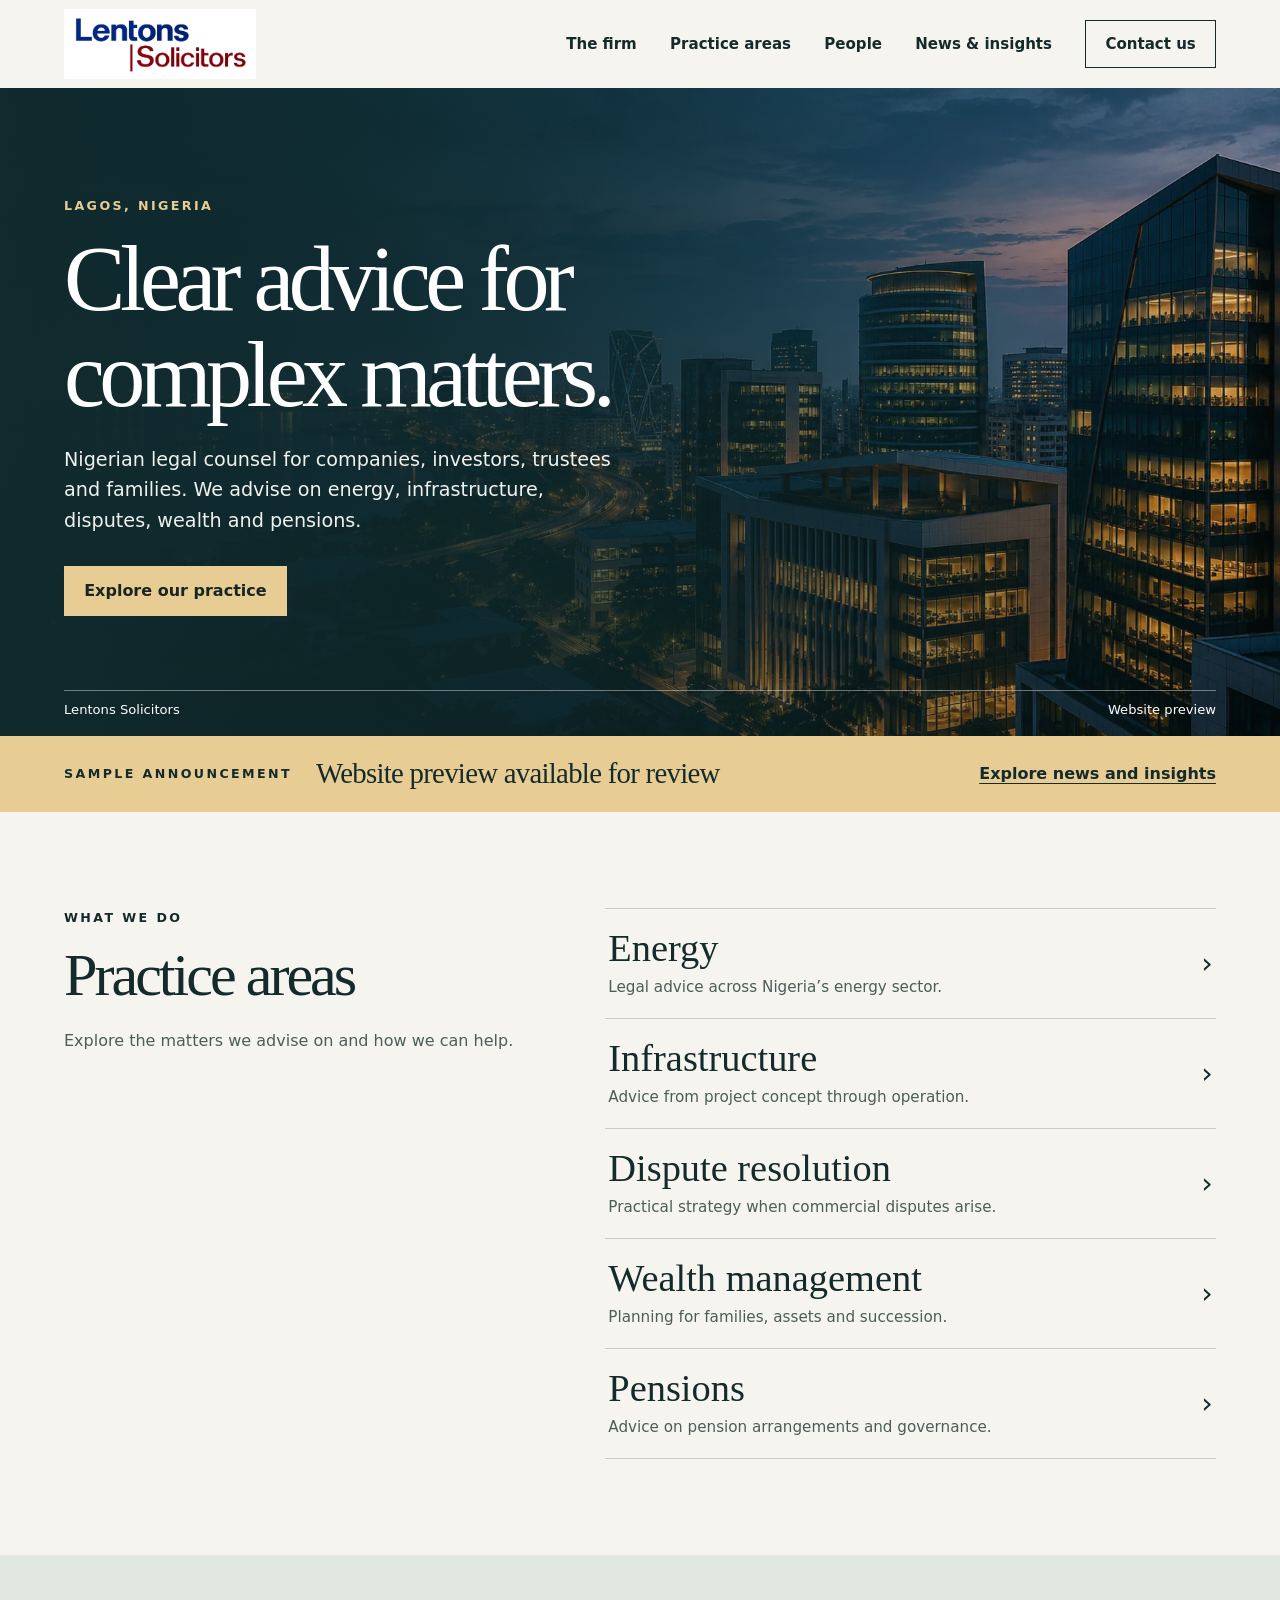
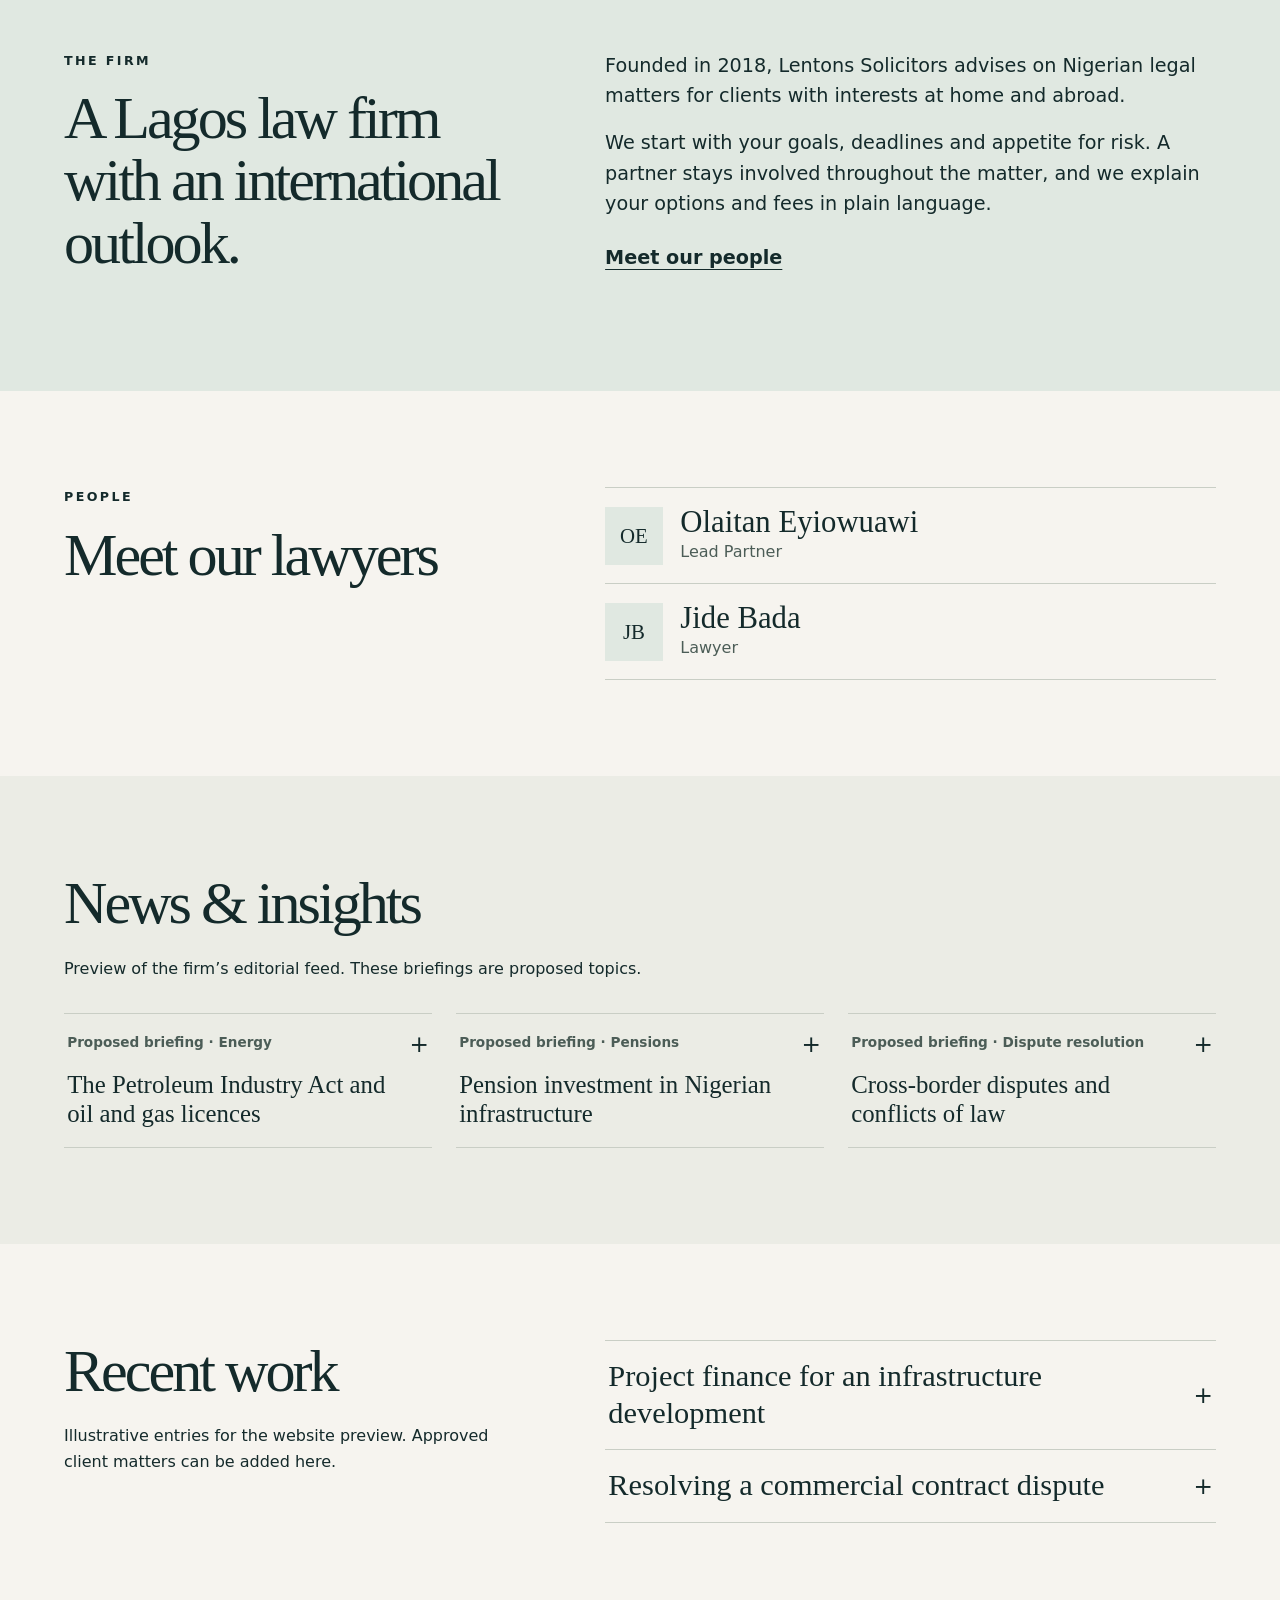
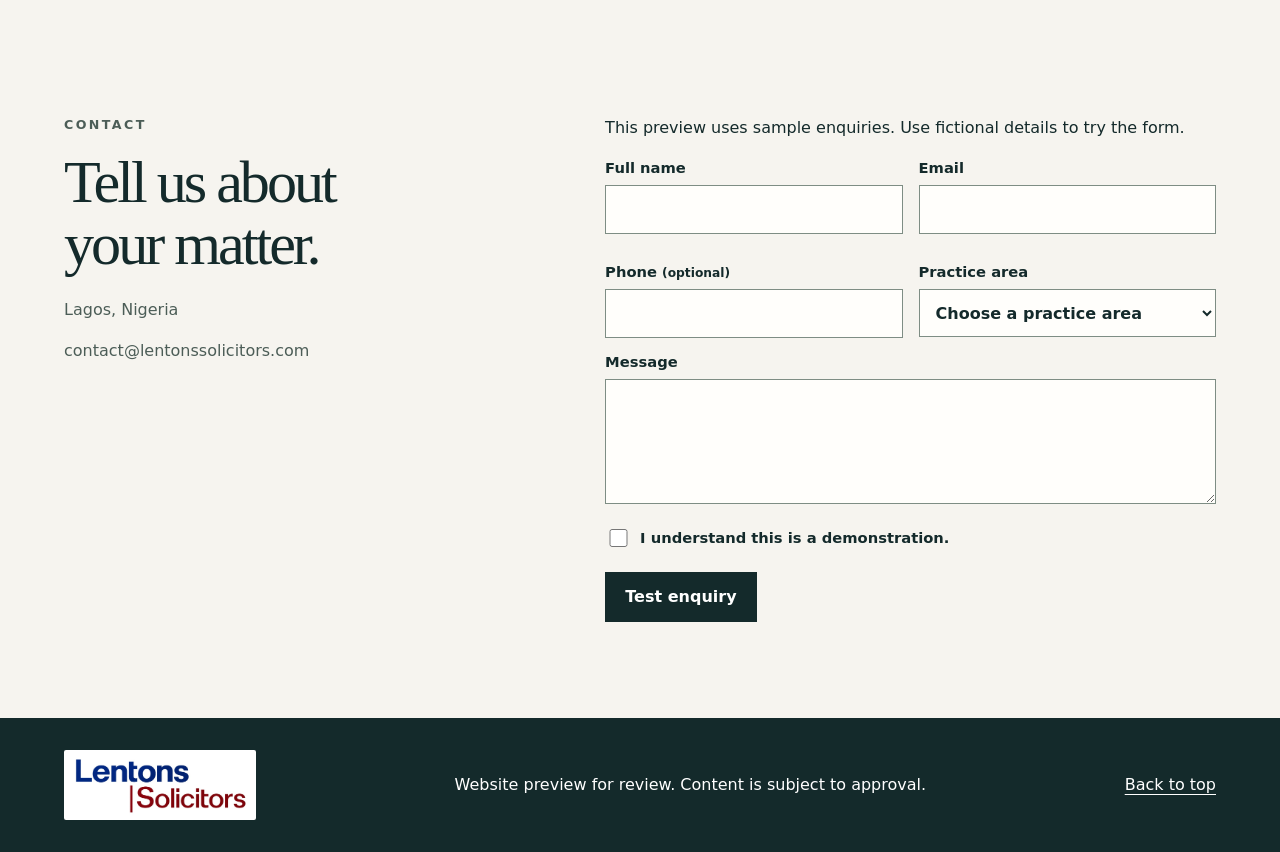
<file: index.html>
<!doctype html>
<html lang="en">
<head>
  <meta charset="utf-8">
  <meta name="viewport" content="width=device-width, initial-scale=1, viewport-fit=cover">
  <meta name="theme-color" content="#f6f4ef">
  <meta name="robots" content="noindex, nofollow">
  <meta name="description" content="A website preview for Lentons Solicitors, a Lagos law firm advising on energy, infrastructure, disputes, wealth management and pensions.">
  <title>Lentons Solicitors | Website Preview</title>
  <link rel="stylesheet" href="site.css">
  <script src="site.js" defer></script>
</head>
<body>
  <a class="skip" href="#main">Skip to content</a>
  <header class="header" id="top">
    <div class="wrap navigation">
      <a class="wordmark" href="#top"><img src="lentons-logo.jpg" alt="Lentons Solicitors" width="1040" height="378"></a>
      <button class="menu-button" type="button" aria-expanded="false" aria-controls="navigation">Menu</button>
      <nav id="navigation" aria-label="Primary">
        <a href="#firm">The firm</a>
        <a href="practices.html">Practice areas</a>
        <a href="#people">People</a>
        <a href="#insights">News &amp; insights</a>
        <a class="button outline" href="#contact">Contact us</a>
      </nav>
    </div>
  </header>
  <main id="main">
    <section class="hero" aria-labelledby="hero-title">
      <div class="hero-image" aria-hidden="true"></div>
      <div class="wrap hero-content">
        <p class="eyebrow">Lagos, Nigeria</p>
        <h1 id="hero-title">Clear advice for<br> complex matters.</h1>
        <p class="hero-copy">Nigerian legal counsel for companies, investors, trustees and families. We advise on energy, infrastructure, disputes, wealth and pensions.</p>
        <a class="button gold" href="practices.html">Explore our practice</a>
      </div>
      <div class="wrap hero-foot"><span>Lentons Solicitors</span><span>Website preview</span></div>
    </section>
    <section class="announcement" aria-labelledby="announcement-title">
      <div class="wrap announcement-inner">
        <p class="eyebrow">Sample announcement</p>
        <h2 id="announcement-title">Website preview available for review</h2>
        <a href="#insights">Explore news and insights</a>
      </div>
    </section>
    <section class="wrap section practice" id="practice" aria-labelledby="practice-title">
      <div class="section-heading">
        <p class="eyebrow">What we do</p>
        <h2 id="practice-title">Practice areas</h2>
        <p>Explore the matters we advise on and how we can help.</p>
      </div>
      <div class="practice-list">
        <a class="practice-entry" href="energy.html"><span>Energy</span><small>Legal advice across Nigeria’s energy sector.</small></a>
        <a class="practice-entry" href="infrastructure.html"><span>Infrastructure</span><small>Advice from project concept through operation.</small></a>
        <a class="practice-entry" href="disputes.html"><span>Dispute resolution</span><small>Practical strategy when commercial disputes arise.</small></a>
        <a class="practice-entry" href="wealth.html"><span>Wealth management</span><small>Planning for families, assets and succession.</small></a>
        <a class="practice-entry" href="pensions.html"><span>Pensions</span><small>Advice on pension arrangements and governance.</small></a>
      </div>
    </section>
    <section class="firm" id="firm" aria-labelledby="firm-title">
      <div class="wrap section split">
        <div><p class="eyebrow">The firm</p><h2 id="firm-title">A Lagos law firm with an international outlook.</h2></div>
        <div class="firm-copy">
          <p>Founded in 2018, Lentons Solicitors advises on Nigerian legal matters for clients with interests at home and abroad.</p>
          <p>We start with your goals, deadlines and appetite for risk. A partner stays involved throughout the matter, and we explain your options and fees in plain language.</p>
          <a class="text-link" href="#people">Meet our people</a>
        </div>
      </div>
    </section>
    <section class="wrap section split" id="people" aria-labelledby="people-title">
      <div><p class="eyebrow">People</p><h2 id="people-title">Meet our lawyers</h2></div>
      <div class="people">
        <article><span class="initials" aria-hidden="true">OE</span><div><h3>Olaitan Eyiowuawi</h3><p>Lead Partner</p></div></article>
        <article><span class="initials" aria-hidden="true">JB</span><div><h3>Jide Bada</h3><p>Lawyer</p></div></article>
      </div>
    </section>
    <section class="insights" id="insights" aria-labelledby="insights-title">
      <div class="wrap section">
        <h2 id="insights-title">News &amp; insights</h2>
        <p>Preview of the firm’s editorial feed. These briefings are proposed topics.</p>
        <div class="insight-grid">
          <details id="energy-insight"><summary><span>Proposed briefing · Energy</span><strong>The Petroleum Industry Act and oil and gas licences</strong></summary><p>Questions licence holders may need to consider when planning an investment or transaction.</p></details>
          <details id="pensions-insight"><summary><span>Proposed briefing · Pensions</span><strong>Pension investment in Nigerian infrastructure</strong></summary><p>Questions trustees and fund managers can raise when considering an infrastructure allocation.</p></details>
          <details id="disputes-insight"><summary><span>Proposed briefing · Dispute resolution</span><strong>Cross-border disputes and conflicts of law</strong></summary><p>Forum, governing law and enforcement in disputes involving more than one jurisdiction.</p></details>
        </div>
      </div>
    </section>
    <section class="wrap section split" id="recent-work" aria-labelledby="work-title">
      <div><h2 id="work-title">Recent work</h2><p>Illustrative entries for the website preview. Approved client matters can be added here.</p></div>
      <div class="practice-list">
        <details><summary>Project finance for an infrastructure development</summary><div class="detail"><p>Illustrative matter covering financing documents, security and the allocation of project risks.</p><a href="infrastructure.html">Infrastructure practice</a></div></details>
        <details><summary>Resolving a commercial contract dispute</summary><div class="detail"><p>Illustrative matter covering early case assessment, settlement options and the choice of dispute process.</p><a href="disputes.html">Dispute resolution practice</a></div></details>
      </div>
    </section>
    <section class="wrap section split contact" id="contact" aria-labelledby="contact-title">
      <div><p class="eyebrow">Contact</p><h2 id="contact-title">Tell us about your matter.</h2><p>Lagos, Nigeria</p><p class="contact-address">contact@lentonssolicitors.com</p></div>
      <form autocomplete="off" aria-describedby="form-note">
        <p id="form-note">This preview uses sample enquiries. Use fictional details to try the form.</p>
        <div class="fields">
          <label>Full name<input required maxlength="120" autocomplete="off"></label>
          <label>Email<input required type="email" maxlength="254" autocomplete="off"></label>
          <label>Phone <small>(optional)</small><input type="tel" maxlength="32" autocomplete="off"></label>
          <label>Practice area<select id="area" required><option value="">Choose a practice area</option><option>Energy</option><option>Infrastructure</option><option>Dispute resolution</option><option>Wealth management</option><option>Pensions</option><option>Other</option></select></label>
        </div>
        <label>Message<textarea required rows="4" maxlength="2000"></textarea></label>
        <label class="check"><input type="checkbox" required> I understand this is a demonstration.</label>
        <button class="button dark" type="submit" disabled>Test enquiry</button>
        <p class="form-status" role="status"></p>
      </form>
    </section>
  </main>
  <footer>
    <div class="wrap footer-inner">
      <a class="wordmark" href="#top"><img src="lentons-logo.jpg" alt="Lentons Solicitors" width="1040" height="378"></a>
      <p>Website preview for review. Content is subject to approval.</p>
      <a href="#top">Back to top</a>
    </div>
  </footer>
</body>
</html>
</file>
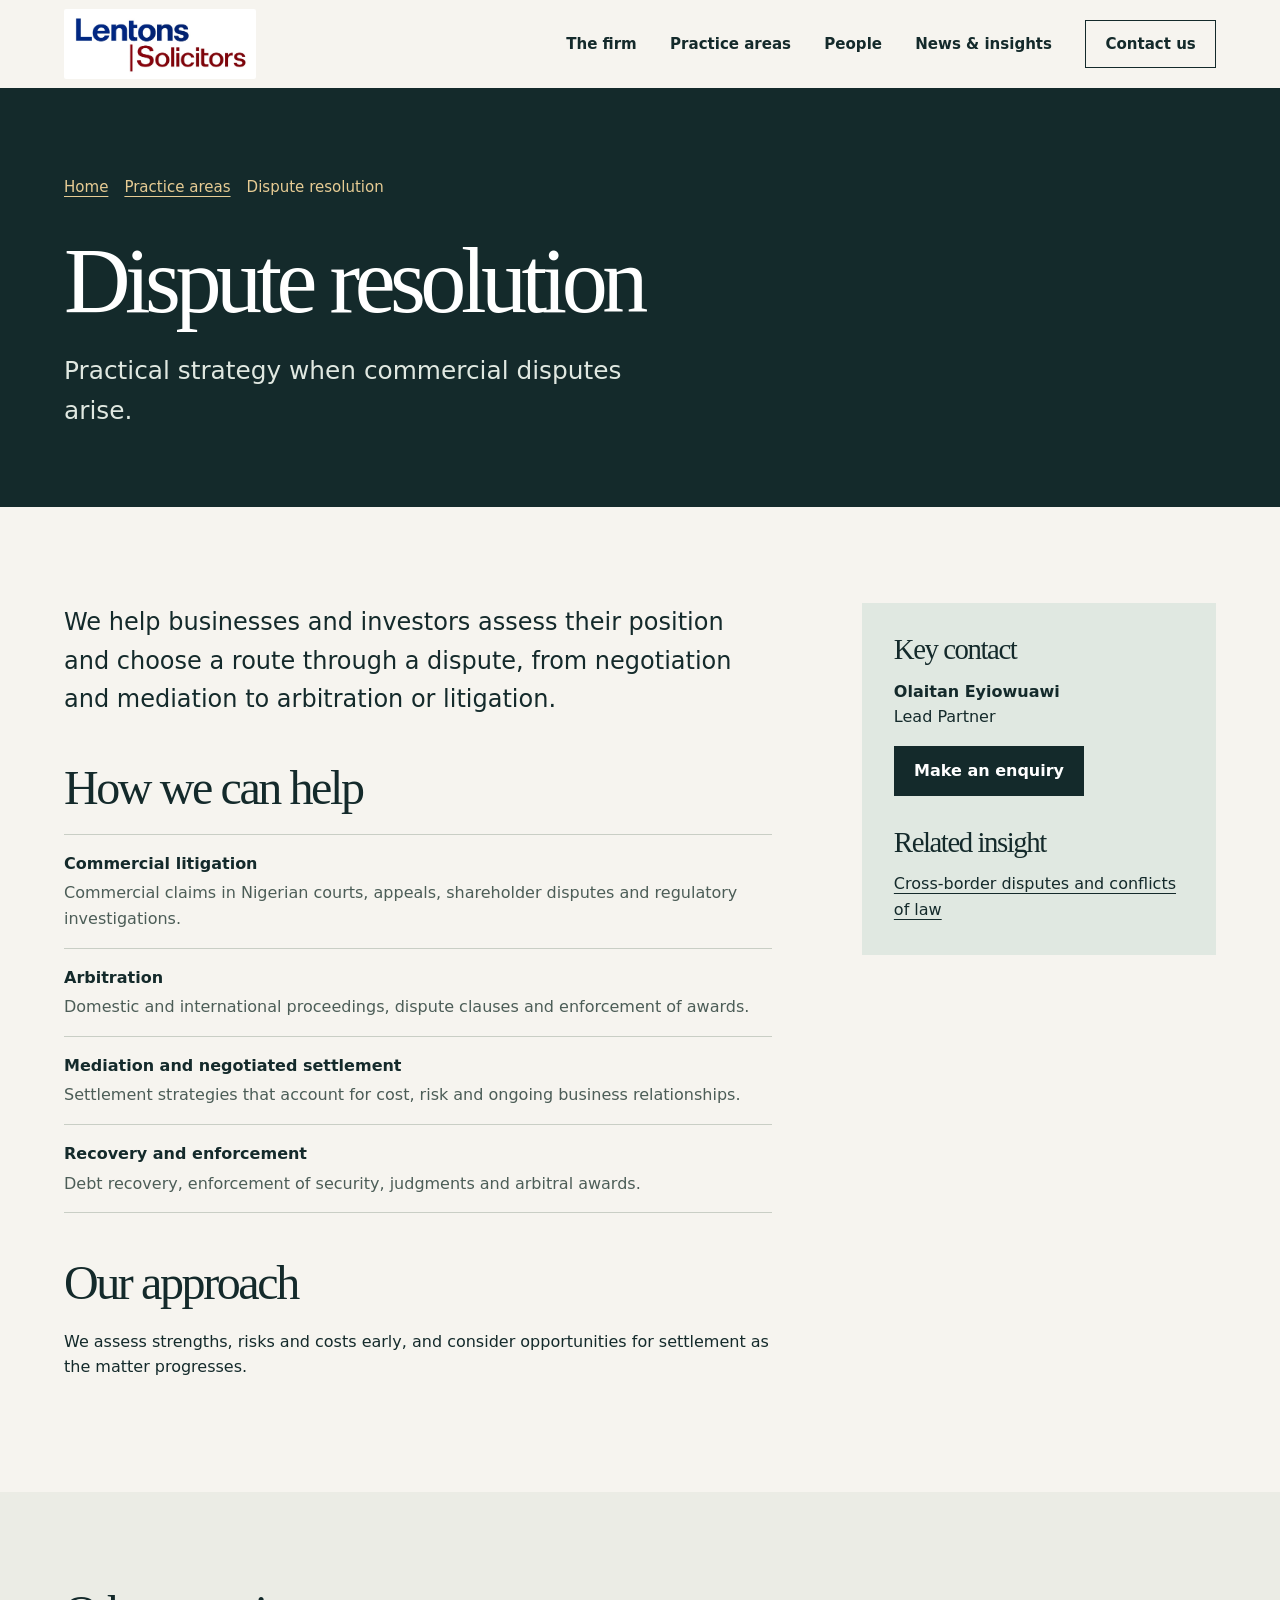
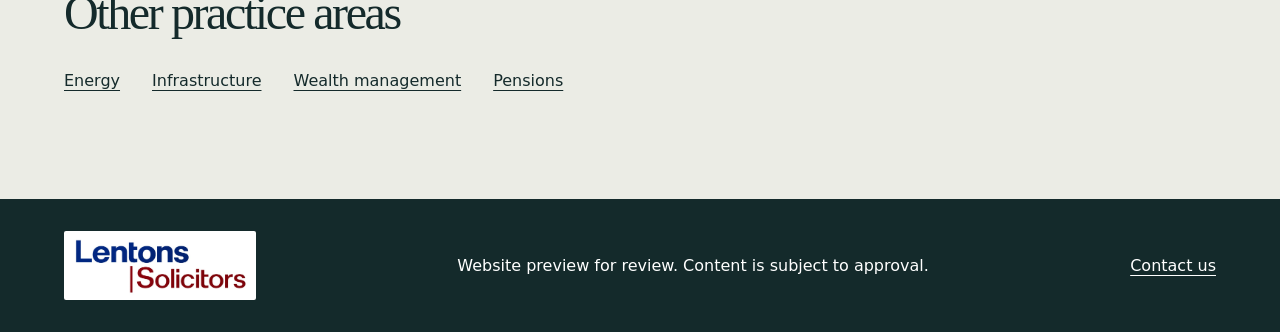
<file: disputes.html>
<!doctype html>
<html lang="en">
<head>
  <meta charset="utf-8">
  <meta name="viewport" content="width=device-width, initial-scale=1, viewport-fit=cover">
  <meta name="theme-color" content="#f6f4ef">
  <meta name="robots" content="noindex, nofollow">
  <meta name="description" content="Practical strategy when commercial disputes arise.">
  <title>Dispute resolution | Lentons Solicitors</title>
  <link rel="stylesheet" href="site.css">
  <script src="site.js" defer></script>
</head>
<body>
  <a class="skip" href="#main">Skip to content</a>
  <header class="header">
    <div class="wrap navigation">
      <a class="wordmark" href="index.html"><img src="lentons-logo.jpg" alt="Lentons Solicitors" width="1040" height="378"></a>
      <button class="menu-button" type="button" aria-expanded="false" aria-controls="navigation">Menu</button>
      <nav id="navigation" aria-label="Primary">
        <a href="index.html#firm">The firm</a>
        <a href="practices.html">Practice areas</a>
        <a href="index.html#people">People</a>
        <a href="index.html#insights">News &amp; insights</a>
        <a class="button outline" href="index.html#contact">Contact us</a>
      </nav>
    </div>
  </header>
  <main id="main">
    <section class="inner-hero">
      <div class="wrap">
        <nav class="breadcrumbs" aria-label="Breadcrumb"><a href="index.html">Home</a><a href="practices.html">Practice areas</a><span aria-current="page">Dispute resolution</span></nav>
        <h1>Dispute resolution</h1>
        <p>Practical strategy when commercial disputes arise.</p>
      </div>
    </section>
    <div class="wrap section practice-layout">
      <div class="practice-body">
        <p class="practice-intro">We help businesses and investors assess their position and choose a route through a dispute, from negotiation and mediation to arbitration or litigation.</p>
        <section aria-labelledby="services-title">
          <h2 id="services-title">How we can help</h2>
          <dl class="service-list">
            <div><dt>Commercial litigation</dt><dd>Commercial claims in Nigerian courts, appeals, shareholder disputes and regulatory investigations.</dd></div>
            <div><dt>Arbitration</dt><dd>Domestic and international proceedings, dispute clauses and enforcement of awards.</dd></div>
            <div><dt>Mediation and negotiated settlement</dt><dd>Settlement strategies that account for cost, risk and ongoing business relationships.</dd></div>
            <div><dt>Recovery and enforcement</dt><dd>Debt recovery, enforcement of security, judgments and arbitral awards.</dd></div>
          </dl>
        </section>
        <section aria-labelledby="approach-title">
          <h2 id="approach-title">Our approach</h2>
          <p>We assess strengths, risks and costs early, and consider opportunities for settlement as the matter progresses.</p>
        </section>
      </div>
      <aside class="practice-aside" aria-labelledby="key-contact">
        <h2 id="key-contact">Key contact</h2>
        <p><strong>Olaitan Eyiowuawi</strong><br>Lead Partner</p>
        <a class="button dark" href="index.html?practice=Dispute%20resolution#contact">Make an enquiry</a>
        <h2>Related insight</h2>
        <a href="index.html#disputes-insight">Cross-border disputes and conflicts of law</a>
      </aside>
    </div>
    <section class="insights">
      <div class="wrap section related-practices">
        <h2>Other practice areas</h2>
        <ul><li><a href="energy.html">Energy</a></li><li><a href="infrastructure.html">Infrastructure</a></li><li><a href="wealth.html">Wealth management</a></li><li><a href="pensions.html">Pensions</a></li></ul>
      </div>
    </section>
  </main>
  <footer>
    <div class="wrap footer-inner">
      <a class="wordmark" href="index.html"><img src="lentons-logo.jpg" alt="Lentons Solicitors" width="1040" height="378"></a>
      <p>Website preview for review. Content is subject to approval.</p>
      <a href="index.html#contact">Contact us</a>
    </div>
  </footer>
</body>
</html>
</file>
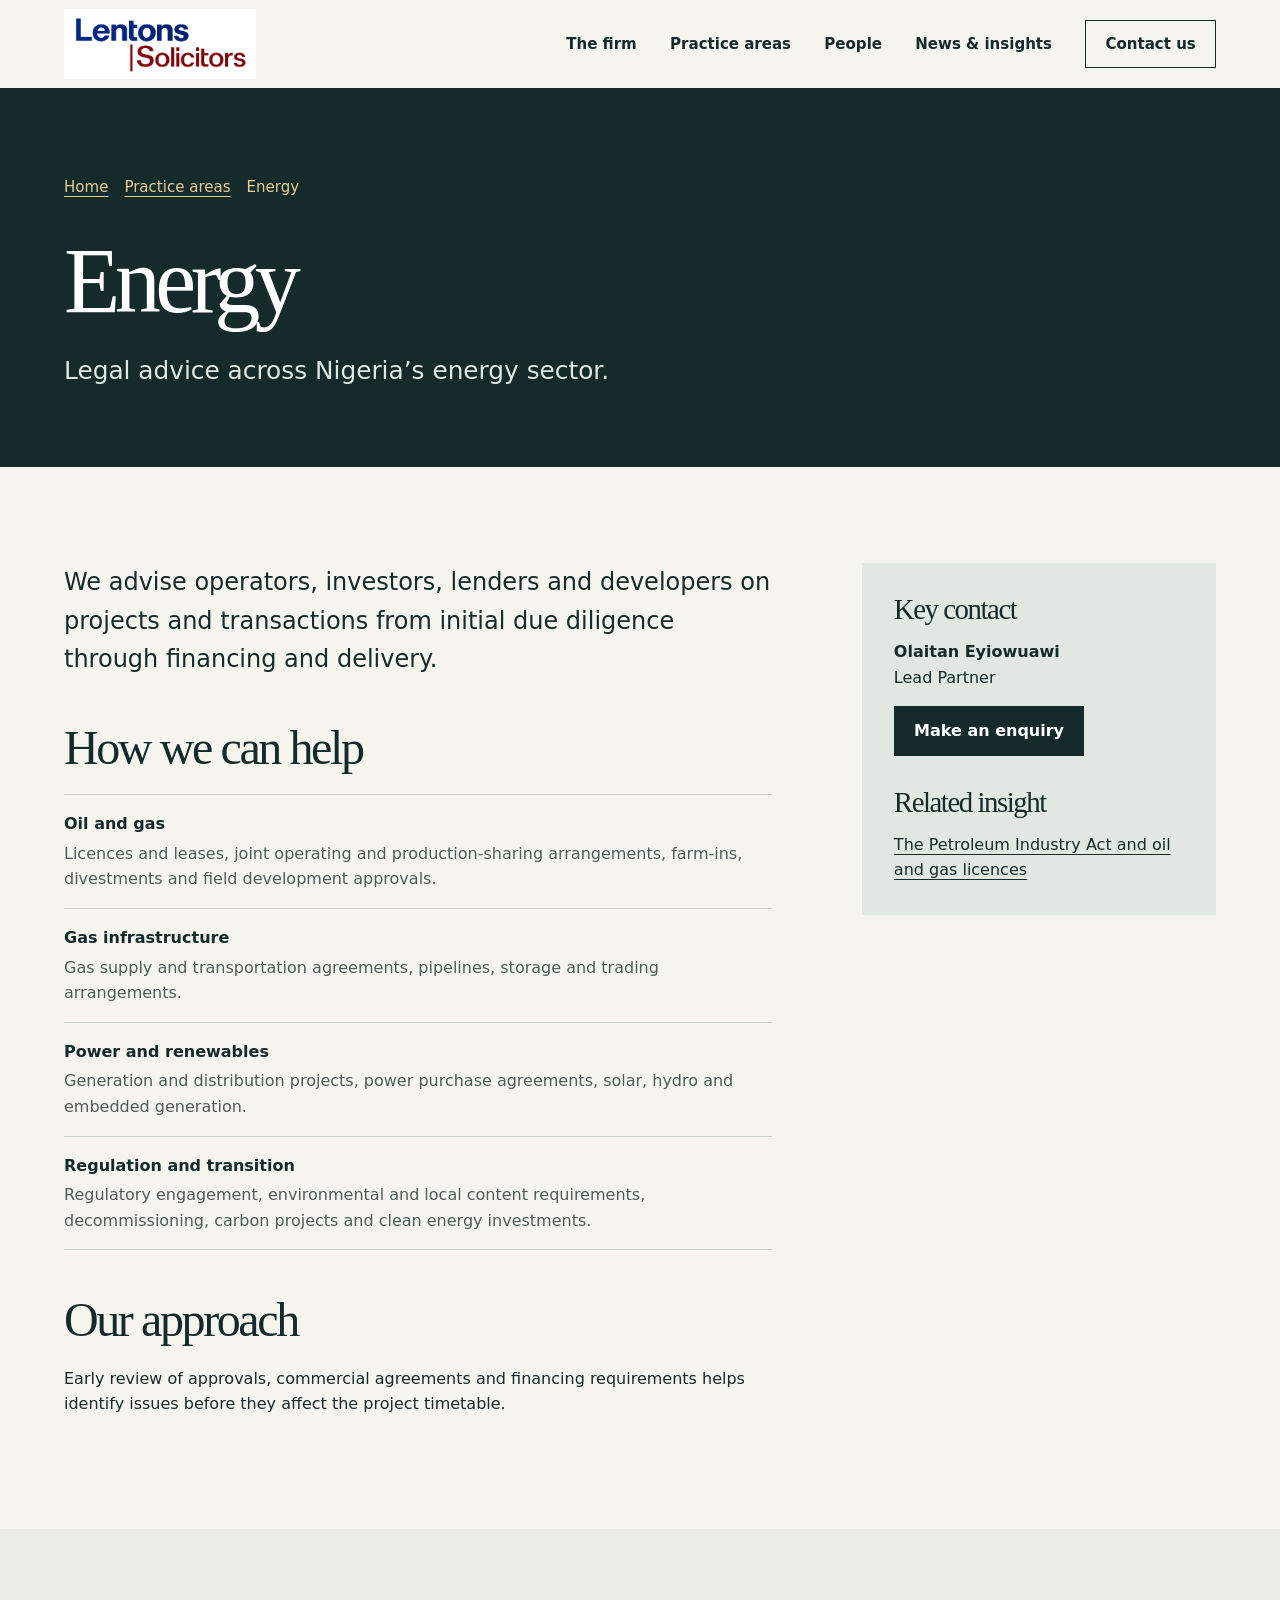
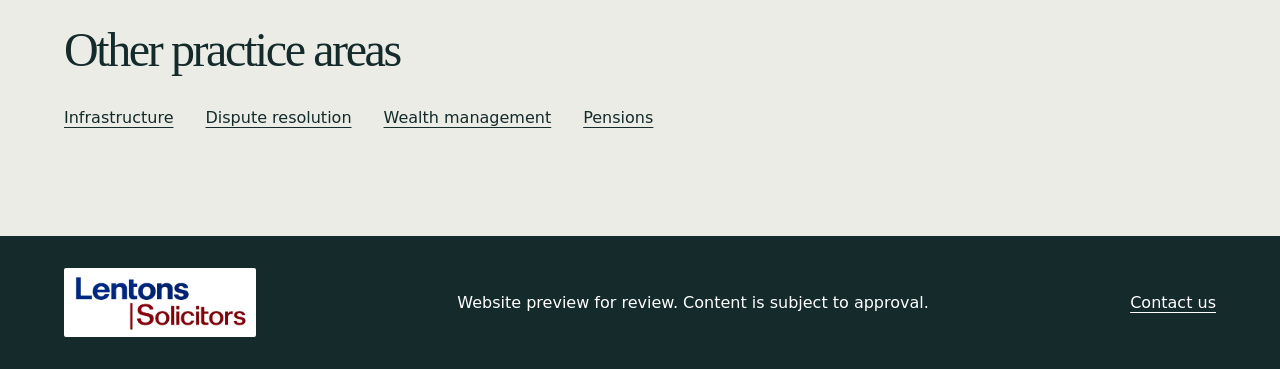
<file: energy.html>
<!doctype html>
<html lang="en">
<head>
  <meta charset="utf-8">
  <meta name="viewport" content="width=device-width, initial-scale=1, viewport-fit=cover">
  <meta name="theme-color" content="#f6f4ef">
  <meta name="robots" content="noindex, nofollow">
  <meta name="description" content="Legal advice across Nigeria’s energy sector.">
  <title>Energy | Lentons Solicitors</title>
  <link rel="stylesheet" href="site.css">
  <script src="site.js" defer></script>
</head>
<body>
  <a class="skip" href="#main">Skip to content</a>
  <header class="header">
    <div class="wrap navigation">
      <a class="wordmark" href="index.html"><img src="lentons-logo.jpg" alt="Lentons Solicitors" width="1040" height="378"></a>
      <button class="menu-button" type="button" aria-expanded="false" aria-controls="navigation">Menu</button>
      <nav id="navigation" aria-label="Primary">
        <a href="index.html#firm">The firm</a>
        <a href="practices.html">Practice areas</a>
        <a href="index.html#people">People</a>
        <a href="index.html#insights">News &amp; insights</a>
        <a class="button outline" href="index.html#contact">Contact us</a>
      </nav>
    </div>
  </header>
  <main id="main">
    <section class="inner-hero">
      <div class="wrap">
        <nav class="breadcrumbs" aria-label="Breadcrumb"><a href="index.html">Home</a><a href="practices.html">Practice areas</a><span aria-current="page">Energy</span></nav>
        <h1>Energy</h1>
        <p>Legal advice across Nigeria’s energy sector.</p>
      </div>
    </section>
    <div class="wrap section practice-layout">
      <div class="practice-body">
        <p class="practice-intro">We advise operators, investors, lenders and developers on projects and transactions from initial due diligence through financing and delivery.</p>
        <section aria-labelledby="services-title">
          <h2 id="services-title">How we can help</h2>
          <dl class="service-list">
            <div><dt>Oil and gas</dt><dd>Licences and leases, joint operating and production-sharing arrangements, farm-ins, divestments and field development approvals.</dd></div>
            <div><dt>Gas infrastructure</dt><dd>Gas supply and transportation agreements, pipelines, storage and trading arrangements.</dd></div>
            <div><dt>Power and renewables</dt><dd>Generation and distribution projects, power purchase agreements, solar, hydro and embedded generation.</dd></div>
            <div><dt>Regulation and transition</dt><dd>Regulatory engagement, environmental and local content requirements, decommissioning, carbon projects and clean energy investments.</dd></div>
          </dl>
        </section>
        <section aria-labelledby="approach-title">
          <h2 id="approach-title">Our approach</h2>
          <p>Early review of approvals, commercial agreements and financing requirements helps identify issues before they affect the project timetable.</p>
        </section>
      </div>
      <aside class="practice-aside" aria-labelledby="key-contact">
        <h2 id="key-contact">Key contact</h2>
        <p><strong>Olaitan Eyiowuawi</strong><br>Lead Partner</p>
        <a class="button dark" href="index.html?practice=Energy#contact">Make an enquiry</a>
        <h2>Related insight</h2>
        <a href="index.html#energy-insight">The Petroleum Industry Act and oil and gas licences</a>
      </aside>
    </div>
    <section class="insights">
      <div class="wrap section related-practices">
        <h2>Other practice areas</h2>
        <ul><li><a href="infrastructure.html">Infrastructure</a></li><li><a href="disputes.html">Dispute resolution</a></li><li><a href="wealth.html">Wealth management</a></li><li><a href="pensions.html">Pensions</a></li></ul>
      </div>
    </section>
  </main>
  <footer>
    <div class="wrap footer-inner">
      <a class="wordmark" href="index.html"><img src="lentons-logo.jpg" alt="Lentons Solicitors" width="1040" height="378"></a>
      <p>Website preview for review. Content is subject to approval.</p>
      <a href="index.html#contact">Contact us</a>
    </div>
  </footer>
</body>
</html>
</file>
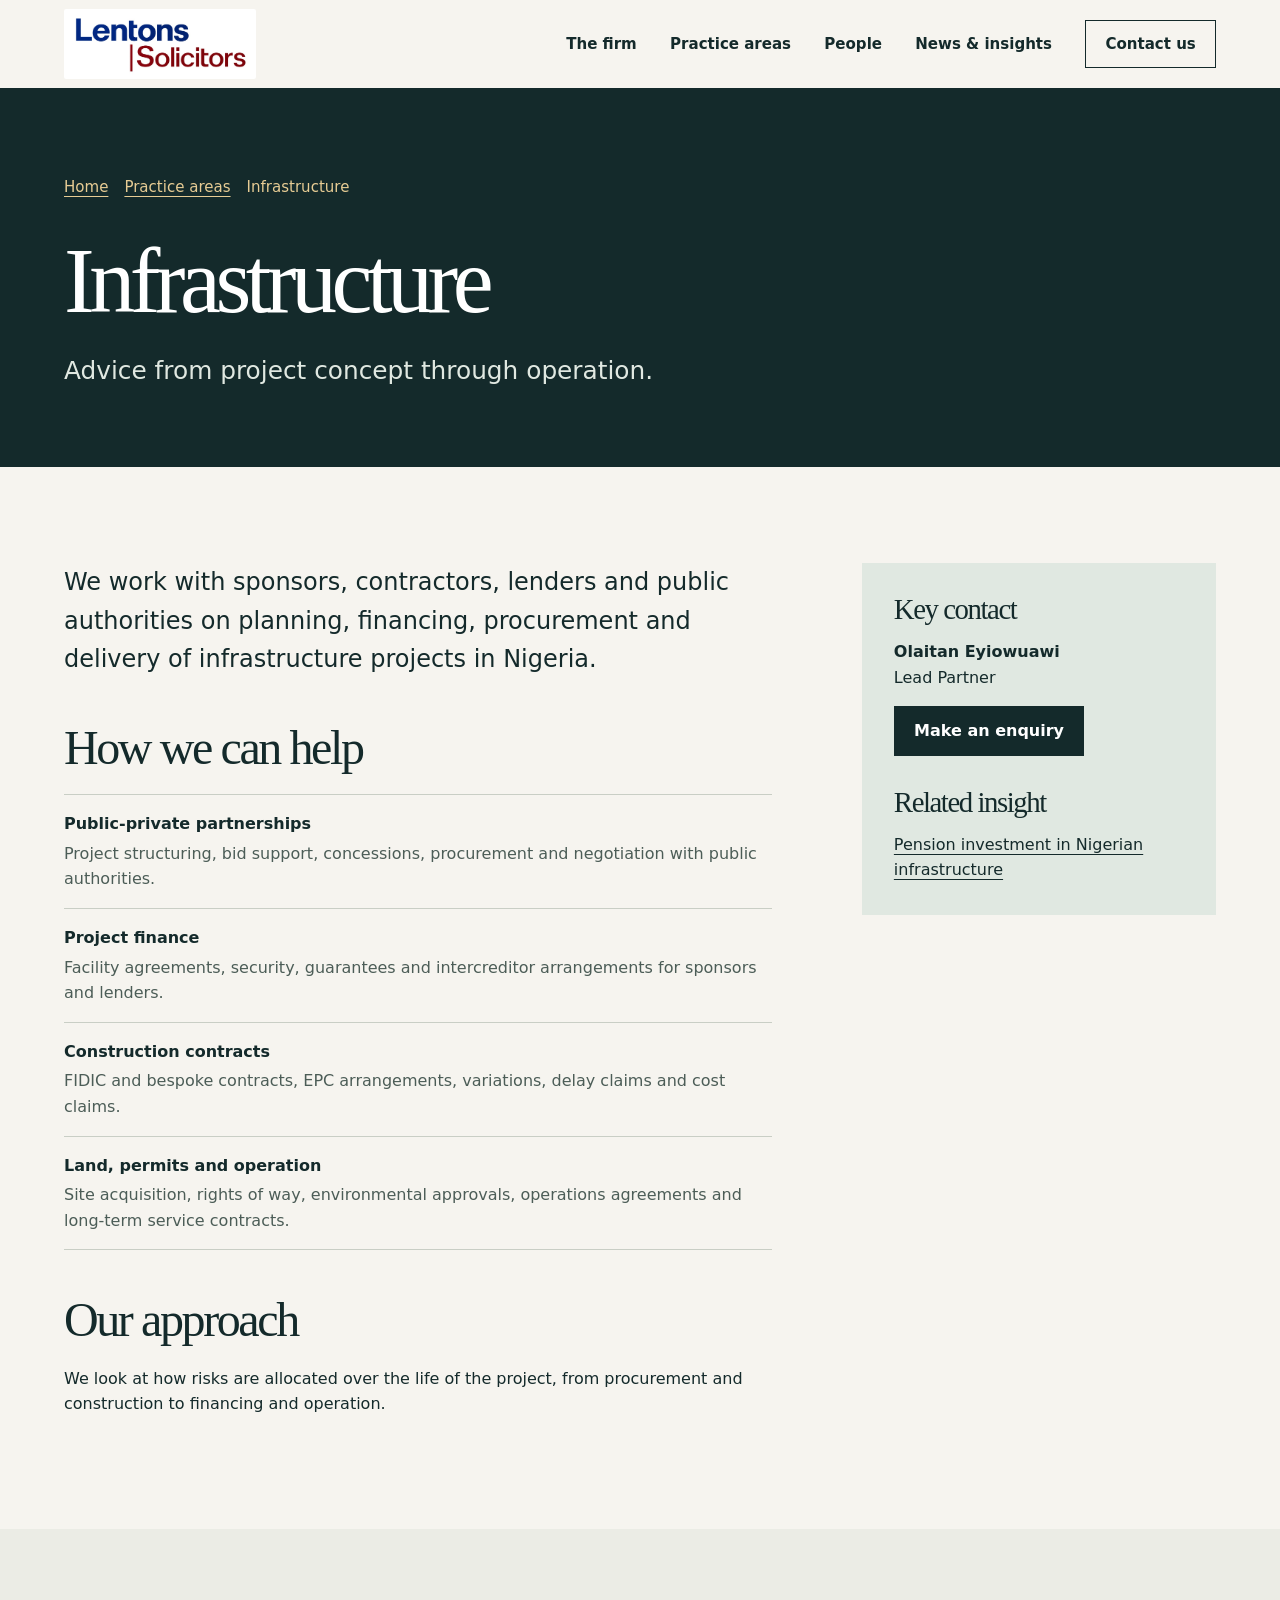
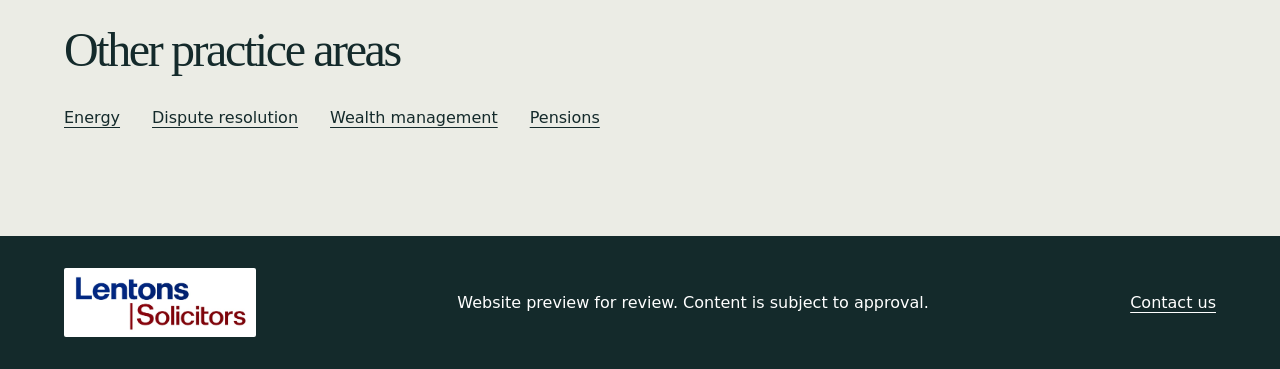
<file: infrastructure.html>
<!doctype html>
<html lang="en">
<head>
  <meta charset="utf-8">
  <meta name="viewport" content="width=device-width, initial-scale=1, viewport-fit=cover">
  <meta name="theme-color" content="#f6f4ef">
  <meta name="robots" content="noindex, nofollow">
  <meta name="description" content="Advice from project concept through operation.">
  <title>Infrastructure | Lentons Solicitors</title>
  <link rel="stylesheet" href="site.css">
  <script src="site.js" defer></script>
</head>
<body>
  <a class="skip" href="#main">Skip to content</a>
  <header class="header">
    <div class="wrap navigation">
      <a class="wordmark" href="index.html"><img src="lentons-logo.jpg" alt="Lentons Solicitors" width="1040" height="378"></a>
      <button class="menu-button" type="button" aria-expanded="false" aria-controls="navigation">Menu</button>
      <nav id="navigation" aria-label="Primary">
        <a href="index.html#firm">The firm</a>
        <a href="practices.html">Practice areas</a>
        <a href="index.html#people">People</a>
        <a href="index.html#insights">News &amp; insights</a>
        <a class="button outline" href="index.html#contact">Contact us</a>
      </nav>
    </div>
  </header>
  <main id="main">
    <section class="inner-hero">
      <div class="wrap">
        <nav class="breadcrumbs" aria-label="Breadcrumb"><a href="index.html">Home</a><a href="practices.html">Practice areas</a><span aria-current="page">Infrastructure</span></nav>
        <h1>Infrastructure</h1>
        <p>Advice from project concept through operation.</p>
      </div>
    </section>
    <div class="wrap section practice-layout">
      <div class="practice-body">
        <p class="practice-intro">We work with sponsors, contractors, lenders and public authorities on planning, financing, procurement and delivery of infrastructure projects in Nigeria.</p>
        <section aria-labelledby="services-title">
          <h2 id="services-title">How we can help</h2>
          <dl class="service-list">
            <div><dt>Public-private partnerships</dt><dd>Project structuring, bid support, concessions, procurement and negotiation with public authorities.</dd></div>
            <div><dt>Project finance</dt><dd>Facility agreements, security, guarantees and intercreditor arrangements for sponsors and lenders.</dd></div>
            <div><dt>Construction contracts</dt><dd>FIDIC and bespoke contracts, EPC arrangements, variations, delay claims and cost claims.</dd></div>
            <div><dt>Land, permits and operation</dt><dd>Site acquisition, rights of way, environmental approvals, operations agreements and long-term service contracts.</dd></div>
          </dl>
        </section>
        <section aria-labelledby="approach-title">
          <h2 id="approach-title">Our approach</h2>
          <p>We look at how risks are allocated over the life of the project, from procurement and construction to financing and operation.</p>
        </section>
      </div>
      <aside class="practice-aside" aria-labelledby="key-contact">
        <h2 id="key-contact">Key contact</h2>
        <p><strong>Olaitan Eyiowuawi</strong><br>Lead Partner</p>
        <a class="button dark" href="index.html?practice=Infrastructure#contact">Make an enquiry</a>
        <h2>Related insight</h2>
        <a href="index.html#pensions-insight">Pension investment in Nigerian infrastructure</a>
      </aside>
    </div>
    <section class="insights">
      <div class="wrap section related-practices">
        <h2>Other practice areas</h2>
        <ul><li><a href="energy.html">Energy</a></li><li><a href="disputes.html">Dispute resolution</a></li><li><a href="wealth.html">Wealth management</a></li><li><a href="pensions.html">Pensions</a></li></ul>
      </div>
    </section>
  </main>
  <footer>
    <div class="wrap footer-inner">
      <a class="wordmark" href="index.html"><img src="lentons-logo.jpg" alt="Lentons Solicitors" width="1040" height="378"></a>
      <p>Website preview for review. Content is subject to approval.</p>
      <a href="index.html#contact">Contact us</a>
    </div>
  </footer>
</body>
</html>
</file>
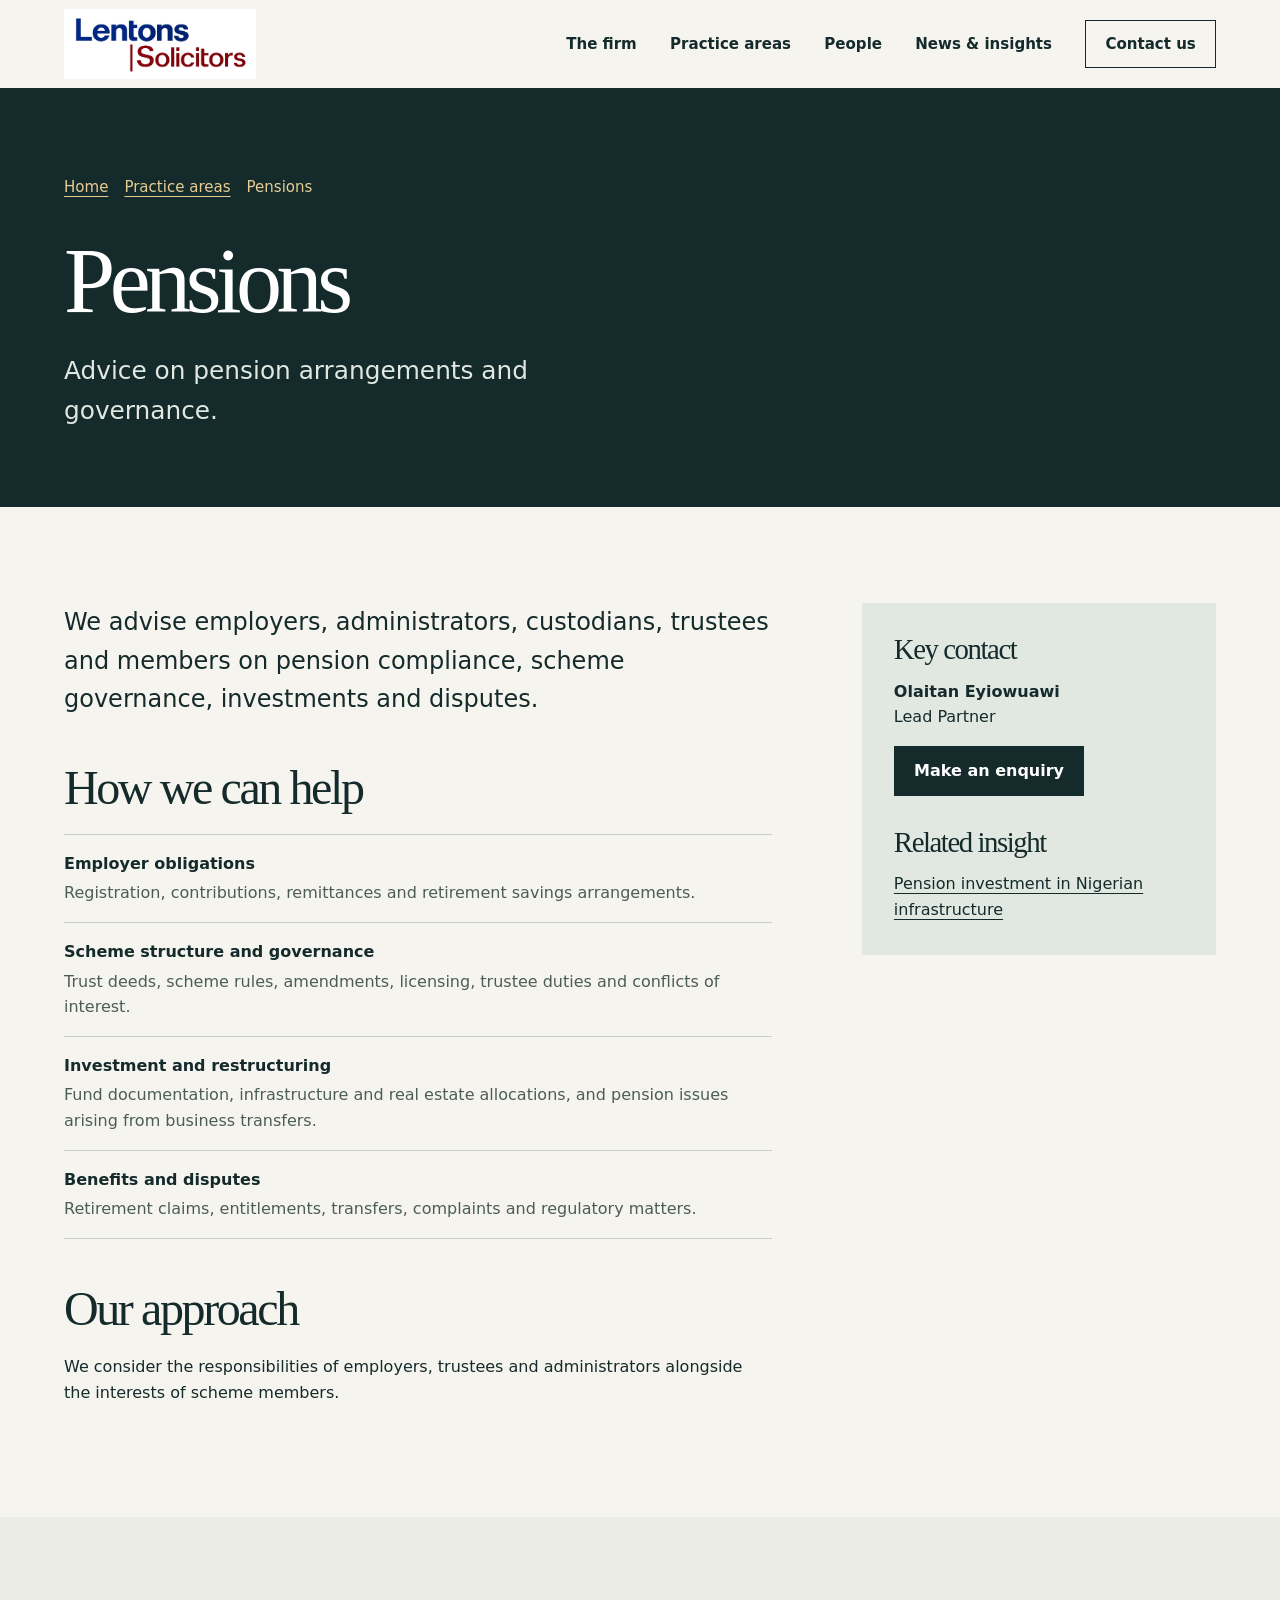
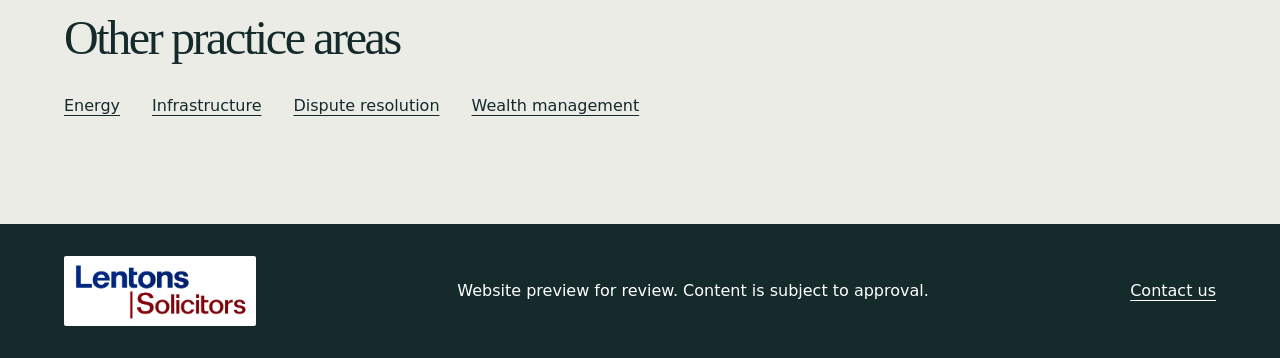
<file: pensions.html>
<!doctype html>
<html lang="en">
<head>
  <meta charset="utf-8">
  <meta name="viewport" content="width=device-width, initial-scale=1, viewport-fit=cover">
  <meta name="theme-color" content="#f6f4ef">
  <meta name="robots" content="noindex, nofollow">
  <meta name="description" content="Advice on pension arrangements and governance.">
  <title>Pensions | Lentons Solicitors</title>
  <link rel="stylesheet" href="site.css">
  <script src="site.js" defer></script>
</head>
<body>
  <a class="skip" href="#main">Skip to content</a>
  <header class="header">
    <div class="wrap navigation">
      <a class="wordmark" href="index.html"><img src="lentons-logo.jpg" alt="Lentons Solicitors" width="1040" height="378"></a>
      <button class="menu-button" type="button" aria-expanded="false" aria-controls="navigation">Menu</button>
      <nav id="navigation" aria-label="Primary">
        <a href="index.html#firm">The firm</a>
        <a href="practices.html">Practice areas</a>
        <a href="index.html#people">People</a>
        <a href="index.html#insights">News &amp; insights</a>
        <a class="button outline" href="index.html#contact">Contact us</a>
      </nav>
    </div>
  </header>
  <main id="main">
    <section class="inner-hero">
      <div class="wrap">
        <nav class="breadcrumbs" aria-label="Breadcrumb"><a href="index.html">Home</a><a href="practices.html">Practice areas</a><span aria-current="page">Pensions</span></nav>
        <h1>Pensions</h1>
        <p>Advice on pension arrangements and governance.</p>
      </div>
    </section>
    <div class="wrap section practice-layout">
      <div class="practice-body">
        <p class="practice-intro">We advise employers, administrators, custodians, trustees and members on pension compliance, scheme governance, investments and disputes.</p>
        <section aria-labelledby="services-title">
          <h2 id="services-title">How we can help</h2>
          <dl class="service-list">
            <div><dt>Employer obligations</dt><dd>Registration, contributions, remittances and retirement savings arrangements.</dd></div>
            <div><dt>Scheme structure and governance</dt><dd>Trust deeds, scheme rules, amendments, licensing, trustee duties and conflicts of interest.</dd></div>
            <div><dt>Investment and restructuring</dt><dd>Fund documentation, infrastructure and real estate allocations, and pension issues arising from business transfers.</dd></div>
            <div><dt>Benefits and disputes</dt><dd>Retirement claims, entitlements, transfers, complaints and regulatory matters.</dd></div>
          </dl>
        </section>
        <section aria-labelledby="approach-title">
          <h2 id="approach-title">Our approach</h2>
          <p>We consider the responsibilities of employers, trustees and administrators alongside the interests of scheme members.</p>
        </section>
      </div>
      <aside class="practice-aside" aria-labelledby="key-contact">
        <h2 id="key-contact">Key contact</h2>
        <p><strong>Olaitan Eyiowuawi</strong><br>Lead Partner</p>
        <a class="button dark" href="index.html?practice=Pensions#contact">Make an enquiry</a>
        <h2>Related insight</h2>
        <a href="index.html#pensions-insight">Pension investment in Nigerian infrastructure</a>
      </aside>
    </div>
    <section class="insights">
      <div class="wrap section related-practices">
        <h2>Other practice areas</h2>
        <ul><li><a href="energy.html">Energy</a></li><li><a href="infrastructure.html">Infrastructure</a></li><li><a href="disputes.html">Dispute resolution</a></li><li><a href="wealth.html">Wealth management</a></li></ul>
      </div>
    </section>
  </main>
  <footer>
    <div class="wrap footer-inner">
      <a class="wordmark" href="index.html"><img src="lentons-logo.jpg" alt="Lentons Solicitors" width="1040" height="378"></a>
      <p>Website preview for review. Content is subject to approval.</p>
      <a href="index.html#contact">Contact us</a>
    </div>
  </footer>
</body>
</html>
</file>
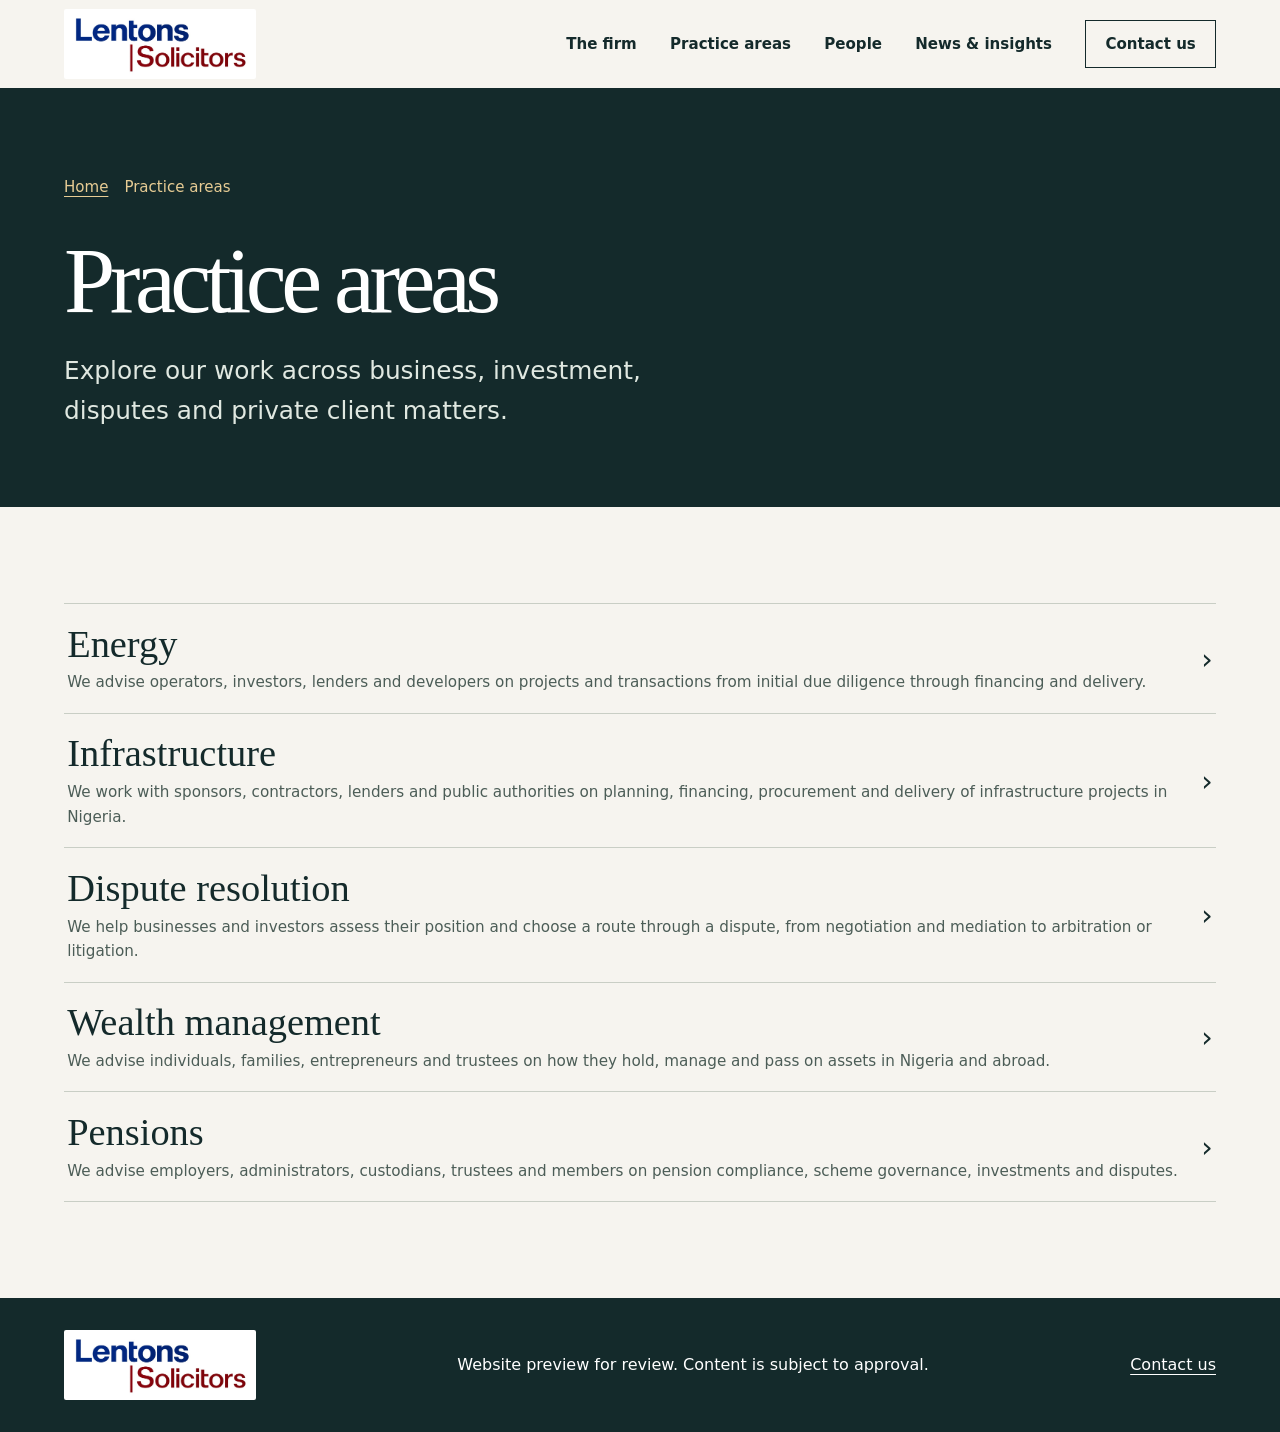
<file: practices.html>
<!doctype html>
<html lang="en">
<head>
  <meta charset="utf-8">
  <meta name="viewport" content="width=device-width, initial-scale=1, viewport-fit=cover">
  <meta name="theme-color" content="#f6f4ef">
  <meta name="robots" content="noindex, nofollow">
  <meta name="description" content="Explore the five practice areas at Lentons Solicitors.">
  <title>Practice areas | Lentons Solicitors</title>
  <link rel="stylesheet" href="site.css">
  <script src="site.js" defer></script>
</head>
<body>
  <a class="skip" href="#main">Skip to content</a>
  <header class="header">
    <div class="wrap navigation">
      <a class="wordmark" href="index.html"><img src="lentons-logo.jpg" alt="Lentons Solicitors" width="1040" height="378"></a>
      <button class="menu-button" type="button" aria-expanded="false" aria-controls="navigation">Menu</button>
      <nav id="navigation" aria-label="Primary">
        <a href="index.html#firm">The firm</a>
        <a href="practices.html">Practice areas</a>
        <a href="index.html#people">People</a>
        <a href="index.html#insights">News &amp; insights</a>
        <a class="button outline" href="index.html#contact">Contact us</a>
      </nav>
    </div>
  </header>
  <main id="main">
    <section class="inner-hero">
      <div class="wrap">
        <nav class="breadcrumbs" aria-label="Breadcrumb"><a href="index.html">Home</a><span aria-current="page">Practice areas</span></nav>
        <h1>Practice areas</h1>
        <p>Explore our work across business, investment, disputes and private client matters.</p>
      </div>
    </section>
    <section class="wrap section" aria-label="Explore each practice">
      <div class="practice-list">
          <a class="practice-entry" href="energy.html"><span>Energy</span><small>We advise operators, investors, lenders and developers on projects and transactions from initial due diligence through financing and delivery.</small></a>
          <a class="practice-entry" href="infrastructure.html"><span>Infrastructure</span><small>We work with sponsors, contractors, lenders and public authorities on planning, financing, procurement and delivery of infrastructure projects in Nigeria.</small></a>
          <a class="practice-entry" href="disputes.html"><span>Dispute resolution</span><small>We help businesses and investors assess their position and choose a route through a dispute, from negotiation and mediation to arbitration or litigation.</small></a>
          <a class="practice-entry" href="wealth.html"><span>Wealth management</span><small>We advise individuals, families, entrepreneurs and trustees on how they hold, manage and pass on assets in Nigeria and abroad.</small></a>
          <a class="practice-entry" href="pensions.html"><span>Pensions</span><small>We advise employers, administrators, custodians, trustees and members on pension compliance, scheme governance, investments and disputes.</small></a>
      </div>
    </section>
  </main>
  <footer>
    <div class="wrap footer-inner">
      <a class="wordmark" href="index.html"><img src="lentons-logo.jpg" alt="Lentons Solicitors" width="1040" height="378"></a>
      <p>Website preview for review. Content is subject to approval.</p>
      <a href="index.html#contact">Contact us</a>
    </div>
  </footer>
</body>
</html>
</file>
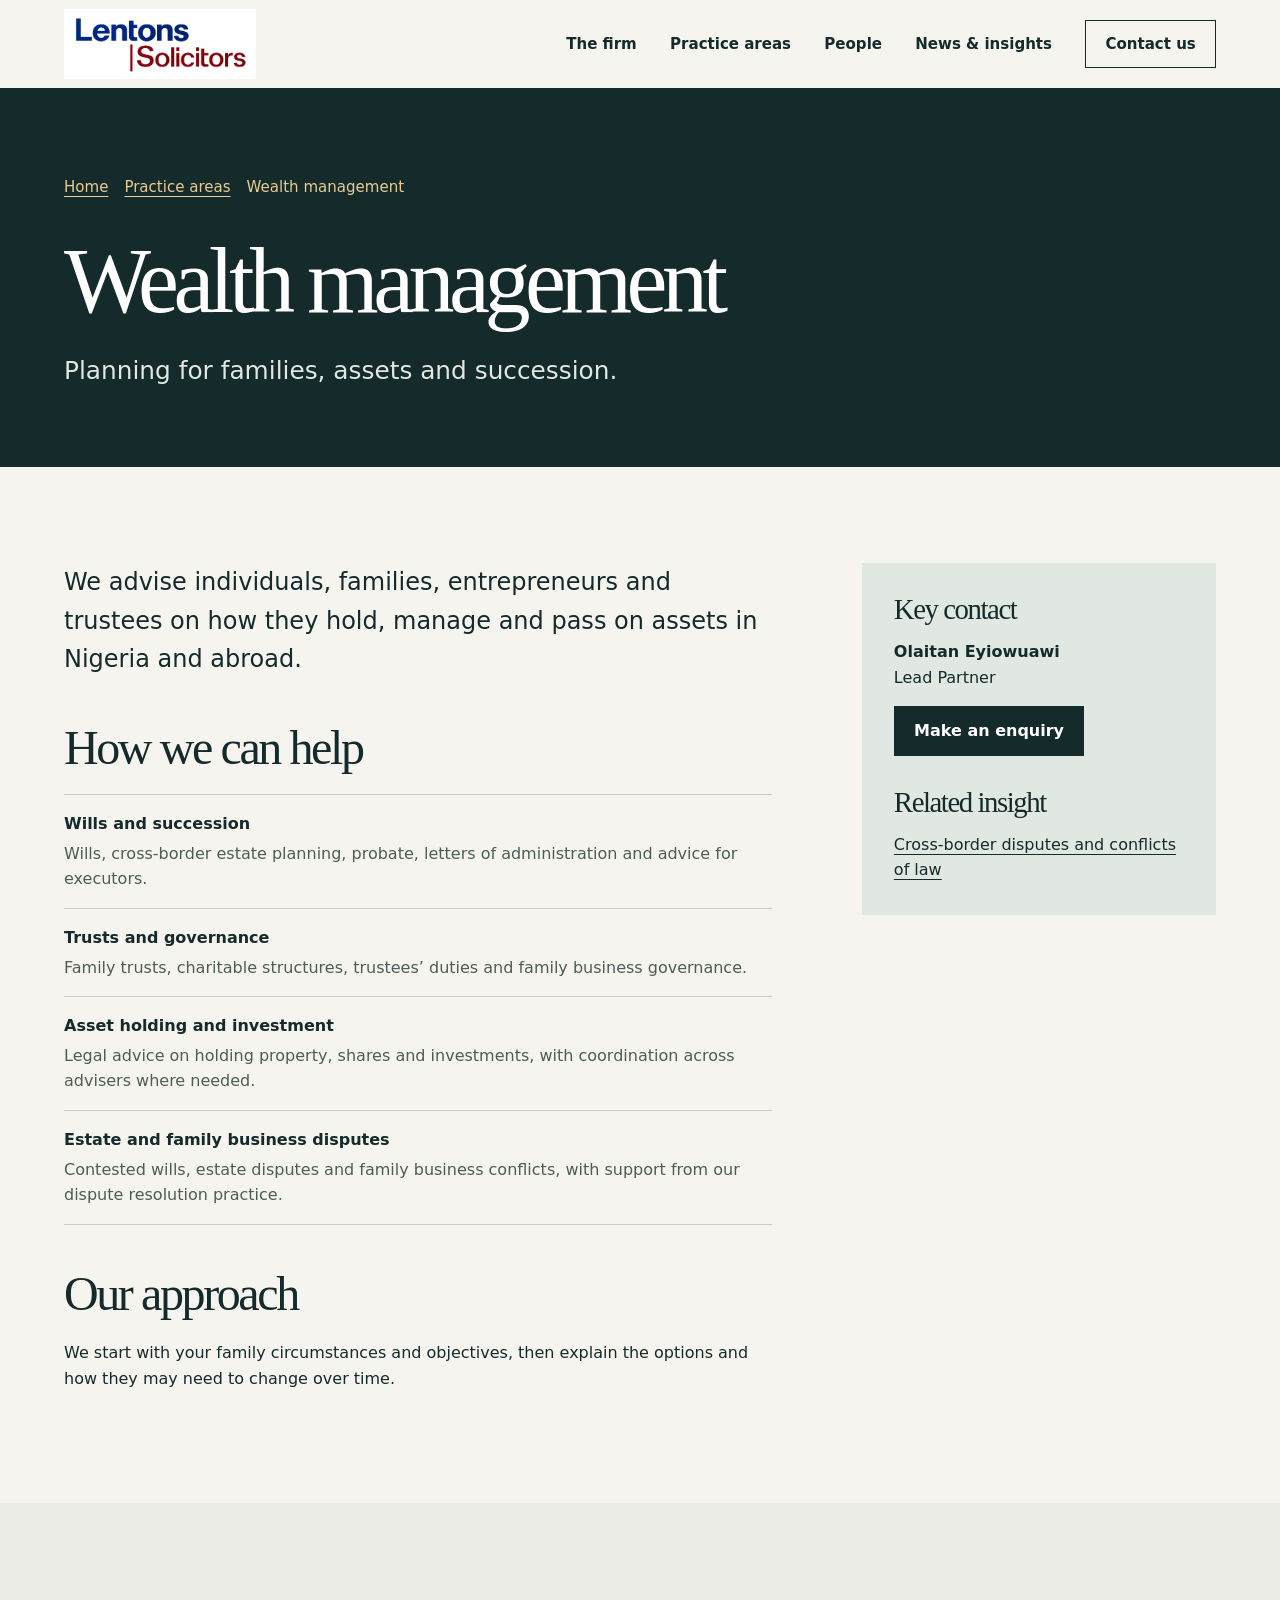
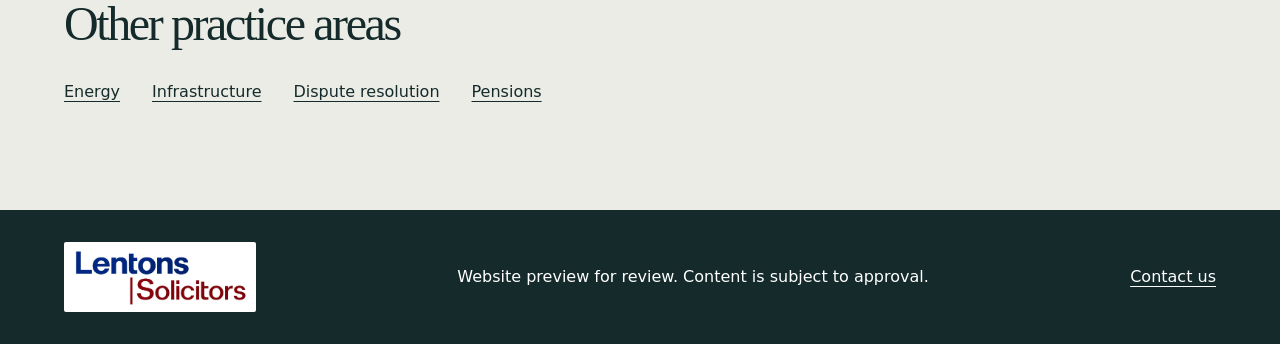
<file: wealth.html>
<!doctype html>
<html lang="en">
<head>
  <meta charset="utf-8">
  <meta name="viewport" content="width=device-width, initial-scale=1, viewport-fit=cover">
  <meta name="theme-color" content="#f6f4ef">
  <meta name="robots" content="noindex, nofollow">
  <meta name="description" content="Planning for families, assets and succession.">
  <title>Wealth management | Lentons Solicitors</title>
  <link rel="stylesheet" href="site.css">
  <script src="site.js" defer></script>
</head>
<body>
  <a class="skip" href="#main">Skip to content</a>
  <header class="header">
    <div class="wrap navigation">
      <a class="wordmark" href="index.html"><img src="lentons-logo.jpg" alt="Lentons Solicitors" width="1040" height="378"></a>
      <button class="menu-button" type="button" aria-expanded="false" aria-controls="navigation">Menu</button>
      <nav id="navigation" aria-label="Primary">
        <a href="index.html#firm">The firm</a>
        <a href="practices.html">Practice areas</a>
        <a href="index.html#people">People</a>
        <a href="index.html#insights">News &amp; insights</a>
        <a class="button outline" href="index.html#contact">Contact us</a>
      </nav>
    </div>
  </header>
  <main id="main">
    <section class="inner-hero">
      <div class="wrap">
        <nav class="breadcrumbs" aria-label="Breadcrumb"><a href="index.html">Home</a><a href="practices.html">Practice areas</a><span aria-current="page">Wealth management</span></nav>
        <h1>Wealth management</h1>
        <p>Planning for families, assets and succession.</p>
      </div>
    </section>
    <div class="wrap section practice-layout">
      <div class="practice-body">
        <p class="practice-intro">We advise individuals, families, entrepreneurs and trustees on how they hold, manage and pass on assets in Nigeria and abroad.</p>
        <section aria-labelledby="services-title">
          <h2 id="services-title">How we can help</h2>
          <dl class="service-list">
            <div><dt>Wills and succession</dt><dd>Wills, cross-border estate planning, probate, letters of administration and advice for executors.</dd></div>
            <div><dt>Trusts and governance</dt><dd>Family trusts, charitable structures, trustees’ duties and family business governance.</dd></div>
            <div><dt>Asset holding and investment</dt><dd>Legal advice on holding property, shares and investments, with coordination across advisers where needed.</dd></div>
            <div><dt>Estate and family business disputes</dt><dd>Contested wills, estate disputes and family business conflicts, with support from our dispute resolution practice.</dd></div>
          </dl>
        </section>
        <section aria-labelledby="approach-title">
          <h2 id="approach-title">Our approach</h2>
          <p>We start with your family circumstances and objectives, then explain the options and how they may need to change over time.</p>
        </section>
      </div>
      <aside class="practice-aside" aria-labelledby="key-contact">
        <h2 id="key-contact">Key contact</h2>
        <p><strong>Olaitan Eyiowuawi</strong><br>Lead Partner</p>
        <a class="button dark" href="index.html?practice=Wealth%20management#contact">Make an enquiry</a>
        <h2>Related insight</h2>
        <a href="index.html#disputes-insight">Cross-border disputes and conflicts of law</a>
      </aside>
    </div>
    <section class="insights">
      <div class="wrap section related-practices">
        <h2>Other practice areas</h2>
        <ul><li><a href="energy.html">Energy</a></li><li><a href="infrastructure.html">Infrastructure</a></li><li><a href="disputes.html">Dispute resolution</a></li><li><a href="pensions.html">Pensions</a></li></ul>
      </div>
    </section>
  </main>
  <footer>
    <div class="wrap footer-inner">
      <a class="wordmark" href="index.html"><img src="lentons-logo.jpg" alt="Lentons Solicitors" width="1040" height="378"></a>
      <p>Website preview for review. Content is subject to approval.</p>
      <a href="index.html#contact">Contact us</a>
    </div>
  </footer>
</body>
</html>
</file>
<file: site.css>
:root {
  color-scheme: light;
  --paper: #f6f4ef;
  --ink: #142a2b;
  --muted: #4c5d57;
  --gold: #e7cc94;
  --line: #c9cec5;
  --gutter: clamp(1.25rem, 5vw, 5rem);
  --serif: Georgia, 'Times New Roman', serif;
  --ease-out: cubic-bezier(0.23, 1, 0.32, 1);
}

*, *::before, *::after { box-sizing: border-box; }
html { -webkit-text-size-adjust: 100%; }
body { margin: 0; background: var(--paper); color: var(--ink); font: 1rem/1.6 system-ui, sans-serif; }
p { margin: 0 0 1rem; }
a { color: inherit; text-underline-offset: .28em; }
a, button, summary { touch-action: manipulation; }
button, input, select, textarea { font: inherit; }
:focus-visible { outline: 3px solid #0d7368; outline-offset: 4px; }
.hero :focus-visible, footer :focus-visible { outline-color: var(--gold); }
.wrap { width: min(100%, 94rem); margin-inline: auto; padding-left: max(var(--gutter), env(safe-area-inset-left)); padding-right: max(var(--gutter), env(safe-area-inset-right)); }
.skip { position: absolute; left: 1rem; top: 1rem; z-index: 4; translate: 0 -200%; background: white; padding: .6rem 1rem; }
.skip:focus { translate: 0; }
.header { padding-top: env(safe-area-inset-top); }
.navigation { min-height: 5.5rem; display: flex; align-items: center; justify-content: space-between; gap: 1rem; }
.wordmark { display: inline-flex; flex: 0 0 auto; align-items: center; min-height: 44px; }
.wordmark img { display: block; width: clamp(9rem, 16vw, 12rem); height: auto; border-radius: 2px; }
nav { display: flex; align-items: center; gap: clamp(1rem, 2.6vw, 2.8rem); }
nav > a { display: flex; align-items: center; min-height: 44px; font-size: .94rem; font-weight: 600; text-decoration: none; }
.menu-button { display: none; }
.button, .menu-button { font-weight: 650; min-height: 48px; padding: .7rem 1.2rem; text-decoration: none; border: 1px solid transparent; align-items: center; justify-content: center; cursor: pointer; transition: transform 120ms var(--ease-out); }
.button { display: inline-flex; }
.button:active, .menu-button:active { transform: scale(.97); }
.button:disabled { opacity: .65; cursor: default; }
.outline, .menu-button { border-color: var(--ink); background: transparent; color: var(--ink); }
.gold { background: var(--gold); color: #192523; }
.dark { background: var(--ink); color: white; }
.hero { isolation: isolate; position: relative; display: flex; flex-direction: column; justify-content: space-between; min-height: clamp(34rem, 72svh, 55rem); color: white; background: #132d31; }
.hero-image { position: absolute; z-index: -1; inset: 0; background-color: #173d40; background-image: linear-gradient(90deg, #102a2dfc, #102a2dc9 40%, #102a2d22 100%), url('lagos.webp'); background-position: center, center 48%; background-size: cover; }
.hero-content { padding-block: clamp(4.5rem, 12svh, 9rem) 3rem; }
.eyebrow { margin-bottom: 1rem; font-size: .79rem; font-weight: 700; letter-spacing: .19em; text-transform: uppercase; }
.hero .eyebrow { color: var(--gold); }
h1, h2, h3 { font-family: var(--serif); font-weight: 400; line-height: 1.04; margin: 0 0 1.3rem; text-wrap: balance; }
h1 { font-size: clamp(3rem, 7.2vw, 7.8rem); letter-spacing: -.06em; }
h2 { font-size: clamp(2.35rem, 4.7vw, 4.8rem); letter-spacing: -.05em; }
h3 { font-size: clamp(1.4rem, 2.4vw, 2rem); }
.hero-copy { max-width: 35rem; font-size: clamp(1.05rem, 1.5vw, 1.24rem); color: #f0f1ed; margin-bottom: 1.8rem; }
.hero-foot { display: flex; flex-wrap: wrap; justify-content: space-between; gap: .5rem 2rem; padding-block: 1rem; font-size: .82rem; }
.hero-foot::before { content: ''; flex-basis: 100%; border-top: 1px solid #ffffff65; }
.section { padding-block: clamp(3.6rem, 7.5vw, 8rem); }
.split, .practice { display: grid; grid-template-columns: minmax(0, .85fr) minmax(0, 1.15fr); gap: clamp(2rem, 7vw, 8rem); align-items: start; }
.section-heading > p:last-child, .contact > div p { color: var(--muted); }
.practice-list, .people, .insight-grid details { border-top: 1px solid var(--line); }
details { border-bottom: 1px solid var(--line); }
summary { list-style: none; cursor: pointer; display: grid; grid-template-columns: minmax(0, 1fr) auto; align-items: center; gap: 1rem; padding: 1.1rem .2rem; min-height: 54px; }
summary::-webkit-details-marker { display: none; }
summary::after { content: '+' / ''; font: 1.45rem/1 system-ui, sans-serif; }
details[open] > summary::after { content: '−' / ''; }
.practice summary { font: clamp(1.55rem, 3vw, 2.65rem)/1.15 var(--serif); }
.detail { padding: .25rem 2rem 1.5rem .2rem; color: var(--muted); }
.detail ul { padding-left: 1.3rem; }
.detail a, .text-link { display: inline-flex; align-items: center; min-height: 44px; font-weight: 650; }
.firm { background: #e0e8e1; }
.firm-copy { font-size: clamp(1.05rem, 1.5vw, 1.25rem); }
.people article { min-height: 6rem; display: flex; align-items: center; gap: 1.1rem; padding-block: 1rem; border-bottom: 1px solid var(--line); }
.people h3, .people p { margin: 0; }
.people p { color: var(--muted); }
.initials { display: grid; place-items: center; flex: 0 0 3.6rem; height: 3.6rem; background: #e0e8e1; font: 1.3rem var(--serif); }
.insights { background: #ebece5; }
.insight-grid { display: grid; grid-template-columns: repeat(3, minmax(0, 1fr)); gap: 1.5rem; margin-top: 2rem; }
.insight-grid summary { align-items: start; }
.insight-grid summary span { grid-column: 1; color: var(--muted); font-size: .85rem; font-weight: 650; }
.insight-grid summary strong { grid-column: 1; font: 1.55rem/1.2 var(--serif); }
.insight-grid summary::after { grid-column: 2; grid-row: 1 / 3; }
.insight-grid details p { padding-inline: .2rem; }
.contact-address { overflow-wrap: anywhere; }
.fields { display: grid; grid-template-columns: repeat(2, minmax(0, 1fr)); gap: .9rem 1rem; }
label { display: block; margin-bottom: .75rem; font-size: .92rem; font-weight: 650; }
input:not([type="checkbox"]), select, textarea { display: block; width: 100%; min-height: 48px; margin-top: .35rem; border: 1px solid #7e8d84; border-radius: 0; padding: .65rem .75rem; background: #fffefb; color: var(--ink); font-size: 1rem; }
textarea { resize: vertical; }
.check { display: flex; align-items: center; gap: .6rem; min-height: 44px; }
.check input { width: 1.15rem; height: 1.15rem; accent-color: var(--ink); }
.form-status { margin-block: .75rem 0; }
.form-status:empty { margin: 0; }
footer { background: var(--ink); color: white; padding-bottom: env(safe-area-inset-bottom); }
.footer-inner { display: flex; flex-wrap: wrap; justify-content: space-between; align-items: center; gap: 1.3rem; padding-block: 2rem; }
.footer-inner p { margin: 0; }
.footer-inner > a:last-child { display: inline-flex; min-height: 44px; align-items: center; }
.announcement { background: #e7cc94; }
.announcement-inner { display: flex; flex-wrap: wrap; align-items: center; gap: .4rem 1.5rem; padding-block: 1rem; }
.announcement-inner > * { margin: 0; }
.announcement-inner h2 { font-size: clamp(1.3rem, 2.5vw, 1.8rem); letter-spacing: -.025em; }
.announcement-inner a { margin-left: auto; display: inline-flex; align-items: center; min-height: 44px; font-weight: 650; }
.practice-entry { display: grid; grid-template-columns: minmax(0, 1fr) auto; gap: .35rem 1rem; align-items: center; border-bottom: 1px solid var(--line); padding: 1.15rem .2rem; text-decoration: none; }
.practice-entry span { font: clamp(1.55rem, 3vw, 2.65rem)/1.1 var(--serif); }
.practice-entry small { grid-column: 1; font-size: .95rem; color: var(--muted); }
.practice-entry::after { content: '›' / ''; grid-column: 2; grid-row: 1 / 3; font-size: 1.8rem; }
.inner-hero { padding-block: clamp(2rem, 6vw, 5rem); background: var(--ink); color: white; }
.inner-hero p { max-width: 38rem; margin: 0; color: #e0e8e1; font-size: clamp(1.1rem, 2.3vw, 1.55rem); }
.breadcrumbs { flex-direction: row; width: auto; align-items: center; flex-wrap: wrap; gap: .25rem 1rem; margin-bottom: 1.6rem; color: var(--gold); }
.breadcrumbs a { font-weight: 500; text-decoration: underline; }
.breadcrumbs span { font-size: .94rem; }
.inner-hero :focus-visible { outline-color: var(--gold); }
.practice-layout { display: grid; grid-template-columns: minmax(0, 2fr) minmax(15rem, 1fr); gap: clamp(2rem, 7vw, 7rem); align-items: start; }
.practice-body h2, .related-practices h2 { font-size: clamp(2rem, 4vw, 3rem); }
.practice-intro { font-size: clamp(1.2rem, 2vw, 1.5rem); margin-bottom: 2.8rem; }
.service-list { margin: 0 0 2.8rem; border-top: 1px solid var(--line); }
.service-list > div { padding-block: 1rem; border-bottom: 1px solid var(--line); }
.service-list dt { font-weight: 700; }
.service-list dd { margin: .25rem 0 0; color: var(--muted); }
.practice-aside { background: #e0e8e1; padding: clamp(1.15rem, 3vw, 2rem); }
.practice-aside h2 { font-size: 1.8rem; margin-bottom: .85rem; }
.practice-aside .button { margin-bottom: 2rem; }
.related-practices ul { display: flex; flex-wrap: wrap; gap: .2rem 2rem; list-style: none; padding: 0; margin: 0; }
.related-practices a { display: inline-flex; align-items: center; min-height: 44px; }
#recent-work summary { font: clamp(1.35rem, 2.4vw, 1.9rem)/1.2 var(--serif); }

@media (hover: hover) and (pointer: fine) {
  nav > a:not(.button):hover { text-decoration: underline; }
  summary:hover { color: #28675f; }
  .gold:hover { background: #f1d9a8; }
  .outline:hover, .menu-button:hover { background: #e0e8e1; }
  .practice-entry:hover span { text-decoration: underline; text-underline-offset: .18em; }
}

@media (max-width: 52rem) {
  .navigation { min-height: 4.8rem; flex-wrap: wrap; padding-block: .65rem; }
  .menu-ready .menu-button { display: inline-flex; }
  nav { width: 100%; flex-wrap: wrap; gap: .35rem 1.3rem; padding-bottom: .4rem; }
  .menu-ready .menu-button[aria-expanded="false"] + nav { display: none; }
  .menu-ready nav { align-items: stretch; flex-direction: column; }
  .menu-ready nav .button { align-self: start; }
  .split, .practice { grid-template-columns: 1fr; }
  .practice-layout { grid-template-columns: 1fr; }
  .announcement-inner a { margin-left: 0; }
  .hero-image { background-image: linear-gradient(90deg, #102a2df5, #102a2d89), url('lagos.webp'); }
}

@media (max-width: 38rem) {
  .fields, .insight-grid { grid-template-columns: 1fr; }
  .insight-grid { gap: 0; }
  .insight-grid details + details { border-top: 0; }
}

@media (prefers-reduced-motion: reduce) {
  .button, .menu-button { transition: none; }
  .button:active, .menu-button:active { transform: none; }
}
</file>
